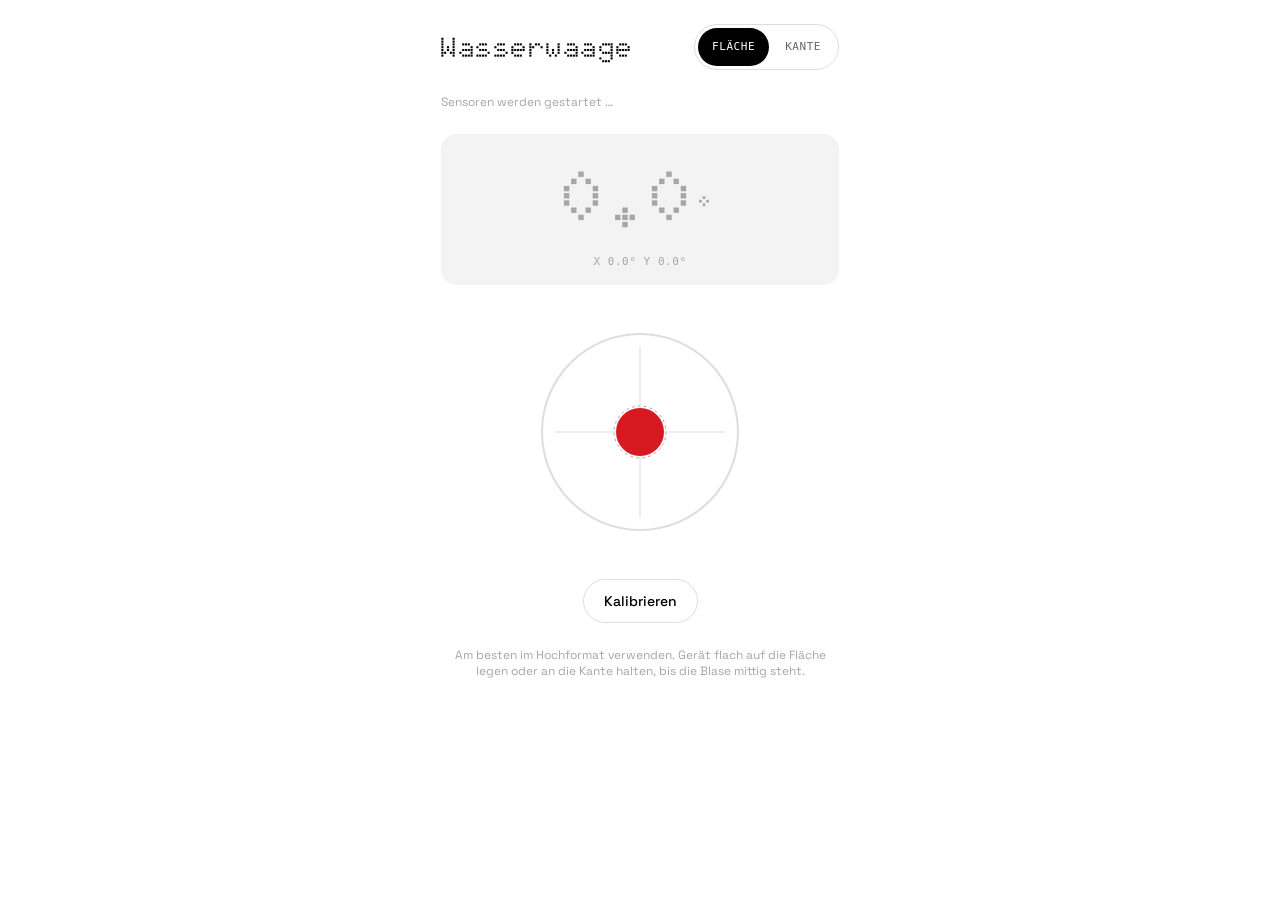
<file: Tools/wasserwaage.html>
<!DOCTYPE html>
<html lang="de">
<head>
<meta charset="UTF-8">
<meta name="viewport" content="width=device-width, initial-scale=1, viewport-fit=cover">
<title>Wasserwaage</title>
<meta name="theme-color" content="#000000">
<link rel="preconnect" href="https://fonts.googleapis.com">
<link rel="preconnect" href="https://fonts.gstatic.com" crossorigin>
<link href="https://fonts.googleapis.com/css2?family=Doto:wght@700&family=Space+Grotesk:wght@400;500&display=swap" rel="stylesheet">
<style>
  /* Dot Design — siehe DESIGN.md */
  :root{
    --bg:#000; --surface:#111; --surface-raised:#1b1b1b; --line:#2a2a2a;
    --text:#fff; --text-2:#9a9a9a; --text-3:#5e5e5e; --dot-off:#242424; --accent:#d71921;
    --font-dot:'Doto', ui-monospace, monospace;
    --font-ui:'Space Grotesk', system-ui, sans-serif;
    --font-mono:ui-monospace, 'SF Mono', Menlo, monospace;
    color-scheme:dark;
  }
  @media (prefers-color-scheme: light){
    :root{ --bg:#fff; --surface:#f3f3f3; --surface-raised:#eaeaea; --line:#ddd;
      --text:#000; --text-2:#666; --text-3:#a6a6a6; --dot-off:#e3e3e3; color-scheme:light; }
  }

  *{ box-sizing:border-box; -webkit-tap-highlight-color:transparent; }
  :focus-visible{ outline:1px solid var(--text); outline-offset:3px; }

  html, body{ margin:0; min-height:100%; background:var(--bg); color:var(--text);
    font:400 14px/20px var(--font-ui); overscroll-behavior:none; }

  .screen{ max-width:430px; margin:0 auto; min-height:100vh; padding:24px 16px 32px;
    display:flex; flex-direction:column; gap:24px; }

  header{ display:flex; align-items:center; justify-content:space-between; gap:8px; }
  .title{ font:700 28px/32px var(--font-dot); letter-spacing:.5px; }

  /* SegmentedControl: Pillen-Rahmen, gewähltes Segment invertiert */
  .modes{ display:flex; border:1px solid var(--line); border-radius:999px; padding:3px; gap:2px; }
  .modes button{ border:none; background:none; color:var(--text-2); min-height:38px; min-width:44px;
    font:500 11px/14px var(--font-mono); letter-spacing:.05em; text-transform:uppercase;
    padding:0 14px; border-radius:999px; cursor:pointer; transition:background .16s linear,color .16s linear; }
  .modes button.active{ background:var(--text); color:var(--bg); }

  .status-line{ font:400 12px/16px var(--font-ui); color:var(--text-3); min-height:16px; }

  /* Große Zahl in Punktschrift */
  .lcd{ background:var(--surface); border-radius:16px; padding:24px 16px 16px; text-align:center; }
  .lcd-value{ font:700 72px/76px var(--font-dot); letter-spacing:1px; color:var(--text-3);
    transition:color .16s linear; }
  .lcd-value .deg{ font-size:36px; }
  .lcd.live .lcd-value, .lcd.level .lcd-value{ color:var(--text); }
  .lcd-sub{ margin-top:8px; font:11px/14px var(--font-mono); letter-spacing:.05em; text-transform:uppercase; color:var(--text-3); }
  .lcd.live .lcd-sub{ color:var(--text-2); }
  .lcd.level .lcd-sub{ color:var(--text-2); }
  .lcd.level .lcd-sub::before{ content:""; display:inline-block; width:6px; height:6px; border-radius:50%;
    background:var(--accent); margin-right:8px; vertical-align:1px; }

  .stage{ display:flex; justify-content:center; padding:8px 0; touch-action:none; }

  /* Bullseye: Haarlinien, weißer Punkt; rot = Wasserwaage steht */
  .bullseye-ring{ fill:none; stroke:var(--line); }
  .bullseye-tol{ fill:none; stroke:var(--text-3); stroke-width:1; stroke-dasharray:2 4; stroke-linecap:round; }
  .bullseye-cross{ stroke:var(--line); stroke-width:1; }
  .bubble{ transition:transform .12s linear; }
  .bubble-core{ fill:var(--text); }
  .bubble-core.ok{ fill:var(--accent); }
  .bubble-glint{ display:none; }

  .vial-body{ fill:none; stroke:var(--line); stroke-width:1; }
  .vial-tolerance{ fill:var(--surface); }
  .vial-tick{ stroke:var(--text-3); stroke-width:1; }
  .vial-bubble{ fill:var(--text); transition:transform .12s linear; }
  .vial-bubble.ok{ fill:var(--accent); }

  .controls{ display:flex; gap:8px; justify-content:center; flex-wrap:wrap; }
  .ctrl-btn{ min-height:44px; padding:0 20px; border-radius:999px; border:1px solid var(--line);
    background:none; color:var(--text); font:500 14px/20px var(--font-ui); cursor:pointer;
    transition:background .16s linear,border-color .16s linear; }
  .ctrl-btn:hover{ border-color:var(--text-3); }
  .ctrl-btn:active{ background:var(--surface-raised); }
  .ctrl-btn.primary{ background:var(--text); color:var(--bg); border-color:var(--text); }

  .hint{ text-align:center; font:400 12px/16px var(--font-ui); color:var(--text-3); }
</style>
</head>
<body>
<div class="screen">

  <header>
    <div class="title">Wasserwaage</div>
    <div class="modes">
      <button id="modeFlat" class="active">Fläche</button>
      <button id="modeEdge">Kante</button>
    </div>
  </header>

  <div class="status-line" id="statusLine">Sensoren werden gestartet …</div>

  <div class="lcd" id="lcd">
    <div class="lcd-value" id="lcdValue">--<span class="deg">°</span></div>
    <div class="lcd-sub" id="lcdSub">X 0.0°&nbsp;&nbsp;&nbsp;Y 0.0°</div>
  </div>

  <div class="stage" id="stage">
    <!-- Bullseye level -->
    <svg id="bullseyeSvg" width="230" height="230" viewBox="0 0 230 230">
      <circle class="bullseye-ring" cx="115" cy="115" r="98" stroke-width="2"/>
      <circle class="bullseye-tol" cx="115" cy="115" r="26"/>
      <line class="bullseye-cross" x1="115" y1="30" x2="115" y2="200"/>
      <line class="bullseye-cross" x1="30" y1="115" x2="200" y2="115"/>
      <g class="bubble" id="bullseyeBubble">
        <circle class="bubble-core" id="bullseyeBubbleCore" cx="115" cy="115" r="24"/>
        <circle class="bubble-glint" cx="108" cy="107" r="6"/>
      </g>
    </svg>

    <!-- Tube vial -->
    <svg id="vialSvg" width="320" height="90" viewBox="0 0 320 90" style="display:none">
      <rect class="vial-body" x="8" y="18" width="304" height="54" rx="27"/>
      <rect class="vial-tolerance" x="140" y="18" width="40" height="54"/>
      <line class="vial-tick" x1="160" y1="8" x2="160" y2="18"/>
      <line class="vial-tick" x1="140" y1="12" x2="140" y2="18"/>
      <line class="vial-tick" x1="180" y1="12" x2="180" y2="18"/>
      <line class="vial-tick" x1="80" y1="14" x2="80" y2="18"/>
      <line class="vial-tick" x1="240" y1="14" x2="240" y2="18"/>
      <g id="vialBubbleGroup">
        <ellipse class="vial-bubble" id="vialBubbleCore" cx="160" cy="45" rx="26" ry="20"/>
      </g>
    </svg>
  </div>

  <div class="controls">
    <button class="ctrl-btn" id="calibrateBtn">Kalibrieren</button>
    <button class="ctrl-btn primary" id="permissionBtn" style="display:none">Sensoren aktivieren</button>
  </div>

  <div class="hint" id="hintText">Am besten im Hochformat verwenden. Gerät flach auf die Fläche legen oder an die Kante halten, bis die Blase mittig steht.</div>

</div>

<script>
(function(){
  var mode = 'flat'; // 'flat' | 'edge'
  var sensorsActive = false;
  var manualMode = false;
  var offsetBeta = 0, offsetGamma = 0;
  var rawBeta = 0, rawGamma = 0;
  var TOLERANCE = 0.6; // degrees considered "level"
  var MAX_ANGLE = 30; // angle mapped to full bubble travel

  var statusLine = document.getElementById('statusLine');
  var lcd = document.getElementById('lcd');
  var lcdValue = document.getElementById('lcdValue');
  var lcdSub = document.getElementById('lcdSub');
  var bullseyeSvg = document.getElementById('bullseyeSvg');
  var vialSvg = document.getElementById('vialSvg');
  var bullseyeBubble = document.getElementById('bullseyeBubble');
  var bullseyeBubbleCore = document.getElementById('bullseyeBubbleCore');
  var vialBubbleGroup = document.getElementById('vialBubbleGroup');
  var vialBubbleCore = document.getElementById('vialBubbleCore');
  var permissionBtn = document.getElementById('permissionBtn');
  var calibrateBtn = document.getElementById('calibrateBtn');
  var stage = document.getElementById('stage');
  var hintText = document.getElementById('hintText');

  var wasLevel = false;

  function clamp(v, min, max){ return Math.max(min, Math.min(max, v)); }

  function currentAngles(){
    return {
      x: rawGamma - offsetGamma,
      y: rawBeta - offsetBeta
    };
  }

  function render(){
    var a = currentAngles();
    var x = clamp(a.x, -90, 90);
    var y = clamp(a.y, -90, 90);

    if(mode === 'flat'){
      var mag = Math.sqrt(x*x + y*y);
      var isLevel = mag <= TOLERANCE;
      lcdValue.innerHTML = mag.toFixed(1) + '<span class="deg">&#176;</span>';
      lcdSub.textContent = 'X ' + x.toFixed(1) + '\u00B0    Y ' + y.toFixed(1) + '\u00B0';
      updateLcdState(isLevel);

      var dx = -clamp(x, -MAX_ANGLE, MAX_ANGLE) / MAX_ANGLE * 74;
      var dy = -clamp(y, -MAX_ANGLE, MAX_ANGLE) / MAX_ANGLE * 74;
      bullseyeBubble.setAttribute('transform', 'translate(' + dx.toFixed(1) + ',' + dy.toFixed(1) + ')');
      bullseyeBubbleCore.classList.toggle('ok', isLevel);
      handleLevelTransition(isLevel);
    } else {
      var isLevelEdge = Math.abs(x) <= TOLERANCE;
      lcdValue.innerHTML = x.toFixed(1) + '<span class="deg">&#176;</span>';
      lcdSub.textContent = 'Neigung links / rechts';
      updateLcdState(isLevelEdge);

      var dxv = -clamp(x, -MAX_ANGLE, MAX_ANGLE) / MAX_ANGLE * 118;
      vialBubbleGroup.setAttribute('transform', 'translate(' + dxv.toFixed(1) + ',0)');
      vialBubbleCore.classList.toggle('ok', isLevelEdge);
      handleLevelTransition(isLevelEdge);
    }
  }

  function updateLcdState(isLevel){
    lcd.classList.toggle('live', sensorsActive || manualMode);
    lcd.classList.toggle('level', (sensorsActive || manualMode) && isLevel);
  }

  function handleLevelTransition(isLevel){
    if(isLevel && !wasLevel && navigator.vibrate){
      navigator.vibrate(25);
    }
    wasLevel = isLevel;
  }

  function onOrientation(e){
    if(e.beta === null || e.gamma === null) return;
    sensorsActive = true;
    manualMode = false;
    rawBeta = e.beta;
    rawGamma = e.gamma;
    statusLine.textContent = 'Sensor aktiv';
    render();
  }

  function startSensors(){
    if(typeof DeviceOrientationEvent !== 'undefined' && typeof DeviceOrientationEvent.requestPermission === 'function'){
      permissionBtn.style.display = 'inline-block';
      permissionBtn.addEventListener('click', function(){
        DeviceOrientationEvent.requestPermission().then(function(result){
          if(result === 'granted'){
            permissionBtn.style.display = 'none';
            window.addEventListener('deviceorientation', onOrientation);
            statusLine.textContent = 'Sensor aktiv';
          } else {
            statusLine.textContent = 'Sensorzugriff verweigert – manuelle Steuerung per Ziehen';
            enableManualMode();
          }
        }).catch(function(){
          statusLine.textContent = 'Sensor nicht verfügbar – manuelle Steuerung per Ziehen';
          enableManualMode();
        });
      });
      statusLine.textContent = 'Tippe auf „Sensoren aktivieren“';
    } else {
      window.addEventListener('deviceorientation', onOrientation);
      setTimeout(function(){
        if(!sensorsActive){
          statusLine.textContent = 'Kein Sensor gefunden – manuelle Steuerung per Ziehen';
          enableManualMode();
        }
      }, 1500);
    }
  }

  function enableManualMode(){
    manualMode = true;
    render();
  }

  var dragging = false;
  function pointToAngles(clientX, clientY, rect){
    var relX = (clientX - rect.left - rect.width/2) / (rect.width/2);
    var relY = (clientY - rect.top - rect.height/2) / (rect.height/2);
    return {
      gamma: clamp(relX, -1, 1) * MAX_ANGLE,
      beta: clamp(relY, -1, 1) * MAX_ANGLE
    };
  }

  function handlePointer(clientX, clientY){
    if(sensorsActive) return;
    manualMode = true;
    var svg = mode === 'flat' ? bullseyeSvg : vialSvg;
    var rect = svg.getBoundingClientRect();
    var angles = pointToAngles(clientX, clientY, rect);
    rawGamma = angles.gamma + offsetGamma;
    rawBeta = (mode === 'flat' ? angles.beta : 0) + offsetBeta;
    render();
  }

  stage.addEventListener('pointerdown', function(e){ dragging = true; handlePointer(e.clientX, e.clientY); });
  stage.addEventListener('pointermove', function(e){ if(dragging) handlePointer(e.clientX, e.clientY); });
  window.addEventListener('pointerup', function(){ dragging = false; });

  calibrateBtn.addEventListener('click', function(){
    offsetBeta = rawBeta;
    offsetGamma = rawGamma;
    if(navigator.vibrate) navigator.vibrate(15);
    render();
  });

  document.getElementById('modeFlat').addEventListener('click', function(){ setMode('flat'); });
  document.getElementById('modeEdge').addEventListener('click', function(){ setMode('edge'); });

  function setMode(m){
    mode = m;
    document.getElementById('modeFlat').classList.toggle('active', m === 'flat');
    document.getElementById('modeEdge').classList.toggle('active', m === 'edge');
    bullseyeSvg.style.display = m === 'flat' ? 'block' : 'none';
    vialSvg.style.display = m === 'edge' ? 'block' : 'none';
    hintText.textContent = m === 'flat'
      ? 'Gerät flach auf die Fläche legen, bis die Blase in der Mitte steht.'
      : 'Gerät hochkant an die Kante halten, bis die Blase in der Mitte steht.';
    render();
  }

  startSensors();
  render();
})();
</script>
</body>
</html>
</file>
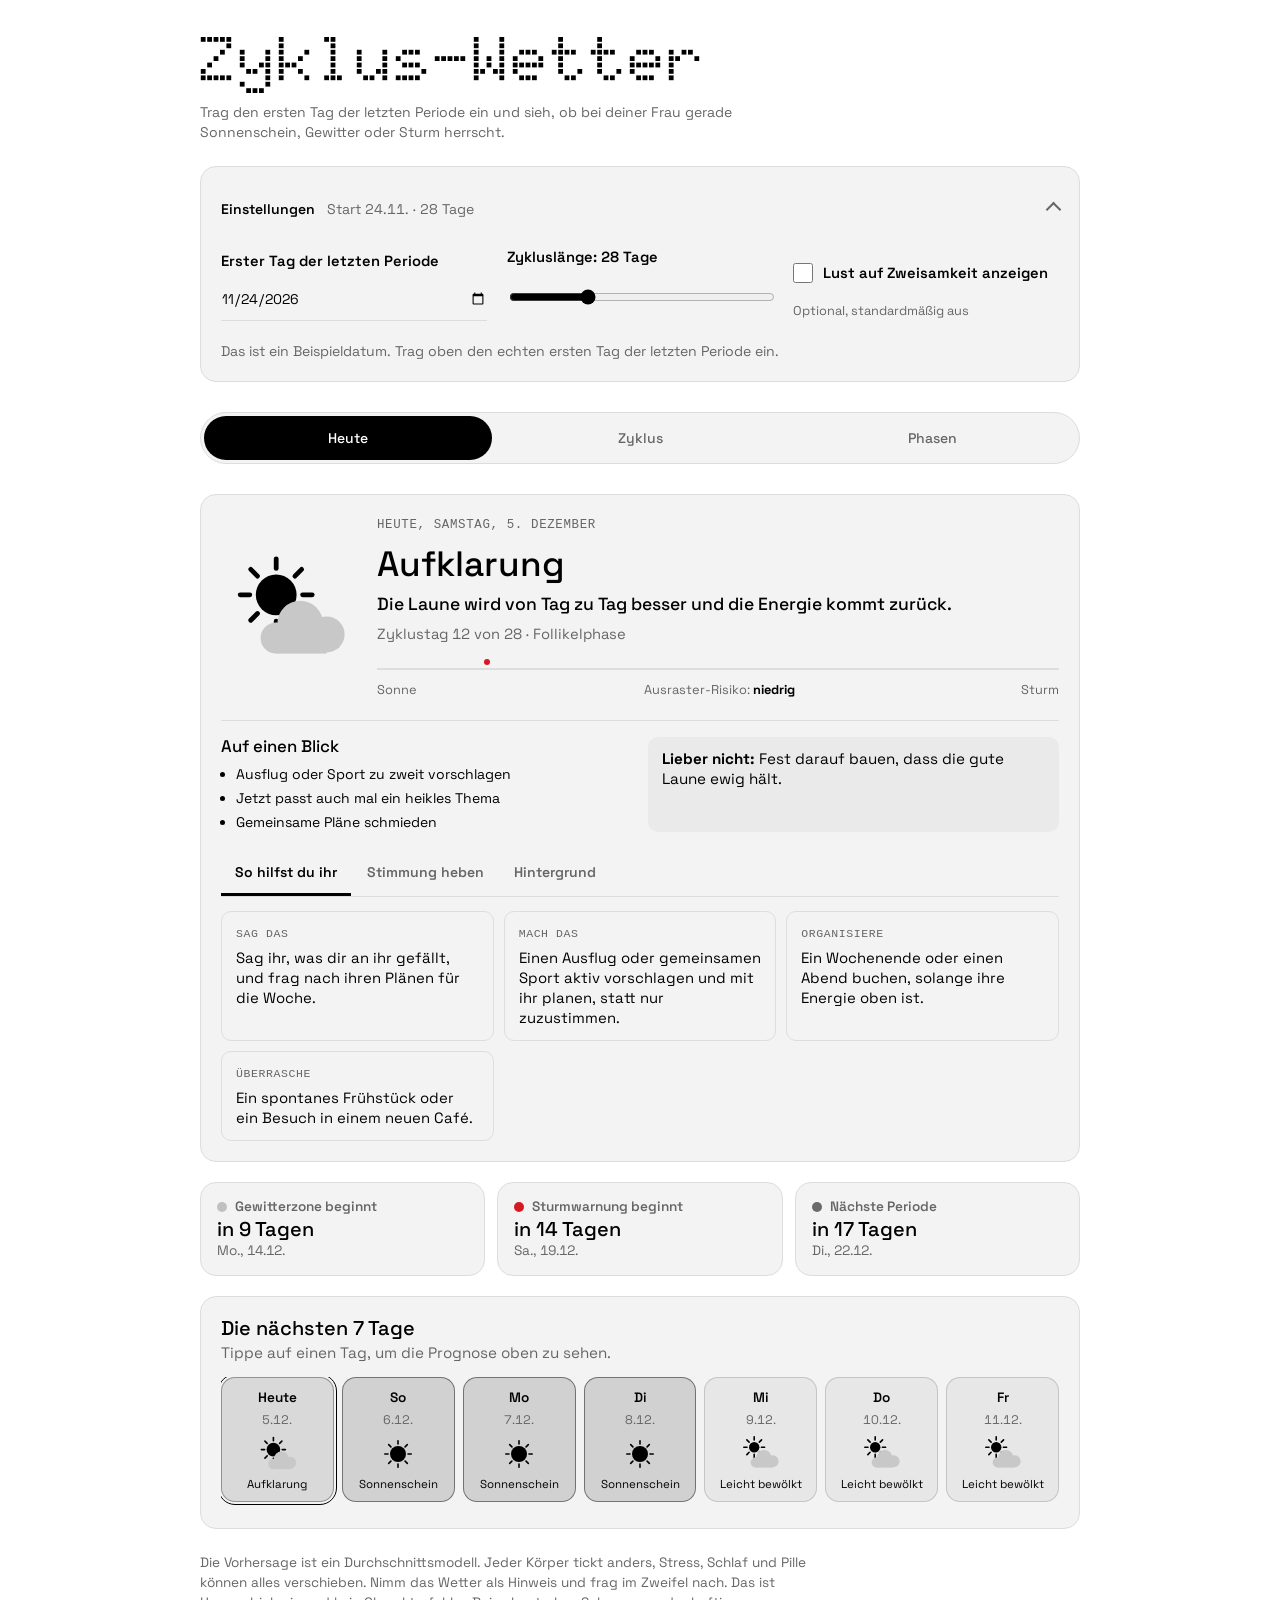
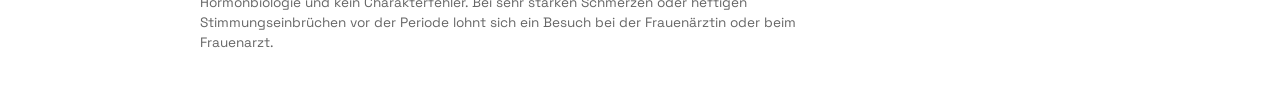
<file: Tools/zyklus-wetter.html>
<!doctype html>
<html lang="de">
<head>
<meta charset="utf-8">
<meta name="theme-color" content="#000000" media="(prefers-color-scheme: dark)">
<meta name="viewport" content="width=device-width, initial-scale=1">
<title>Zyklus-Wetter</title>
<link rel="preconnect" href="https://fonts.googleapis.com">
<link rel="preconnect" href="https://fonts.gstatic.com" crossorigin>
<link rel="stylesheet" href="https://fonts.googleapis.com/css2?family=Doto:wght@700&family=Space+Grotesk:wght@400;500&display=swap">
<style>
/* Layout: ein Wetterbericht. Eingabe oben, Tagesprognose als Hauptkarte, darunter Vorschau, Zyklusrad, Kalender, Verlaufskurve und Phasen. */
:root{
  --bg:#EDF0F7; --surface:#FFFFFF; --surface2:#F4F6FB; --ink:#1A2133; --muted:#586179; --line:#D9DFEB;
  --accent:#3447C9; --on-accent:#FFFFFF;
  --c-schon:#4C74D0; --c-auf:#5FA13C; --c-sonne:#1F9A57; --c-ruhig:#B8920F; --c-gew:#D96F16; --c-sturm:#CF3333;
  --sun:#F2B01E; --cloud:#CBD5E8; --cloud-d:#6F7D9C; --bolt:#F2B01E; --rain:#4C74D0; --lust:#C23B7A;
  --display:'Bricolage Grotesque','Segoe UI',system-ui,sans-serif;
  --body:'Hanken Grotesk','Segoe UI',system-ui,sans-serif;
}
@media (prefers-color-scheme: dark){
  :root:not([data-theme="light"]){
    --bg:#0E1320; --surface:#171E30; --surface2:#1E2639; --ink:#E9EDF6; --muted:#A0AAC2; --line:#2B3550;
    --accent:#8C9BFF; --on-accent:#0E1320;
    --c-schon:#7C9CF0; --c-auf:#8FCB6A; --c-sonne:#3CC078; --c-ruhig:#E2BD3F; --c-gew:#F09A4A; --c-sturm:#F26E6E;
    --sun:#F7C948; --cloud:#4A5776; --cloud-d:#6B7AA0; --bolt:#F7C948; --rain:#7C9CF0; --lust:#F08AB8;
    color-scheme:dark;
  }
}
:root[data-theme="dark"]{
  --bg:#0E1320; --surface:#171E30; --surface2:#1E2639; --ink:#E9EDF6; --muted:#A0AAC2; --line:#2B3550;
  --accent:#8C9BFF; --on-accent:#0E1320;
  --c-schon:#7C9CF0; --c-auf:#8FCB6A; --c-sonne:#3CC078; --c-ruhig:#E2BD3F; --c-gew:#F09A4A; --c-sturm:#F26E6E;
  --sun:#F7C948; --cloud:#4A5776; --cloud-d:#6B7AA0; --bolt:#F7C948; --rain:#7C9CF0; --lust:#F08AB8;
  color-scheme:dark;
}
*{box-sizing:border-box}
body{background:var(--bg);color:var(--ink);font-family:var(--body);font-size:16px;line-height:1.5;padding-inline:16px;padding-block:24px 56px}
.wrap{max-width:880px;margin-inline:auto;display:flex;flex-direction:column;gap:20px}
h1,h2,h3{font-family:var(--display);margin:0;text-wrap:balance;line-height:1.1}
h1{font-size:clamp(2rem,7vw,3rem);font-weight:800;letter-spacing:-.02em}
h2{font-size:1.5rem;font-weight:800;letter-spacing:-.01em}
h3{font-size:1.05rem;font-weight:600}
p{margin:0}
button{font:inherit;color:inherit;cursor:pointer}
:focus-visible{outline:3px solid var(--accent);outline-offset:2px}
.sub{color:var(--muted);margin-top:8px;max-width:60ch}
.card{background:var(--surface);border:1px solid var(--line);border-radius:18px;padding:20px}
.eyebrow{font-size:.78rem;letter-spacing:.08em;text-transform:uppercase;color:var(--muted);font-weight:600}
.label-row{display:flex;flex-direction:column;gap:6px}
.controls{display:grid;grid-template-columns:repeat(auto-fit,minmax(220px,1fr));gap:20px;align-items:end}
.controls label{font-weight:600;font-size:.92rem}
.controls input[type=date]{font:inherit;padding:10px 12px;border-radius:10px;border:1px solid var(--line);background:var(--surface2);color:var(--ink);width:100%;min-height:44px}
.controls input[type=range]{width:100%;accent-color:var(--accent);min-height:44px}
.controls output{font-variant-numeric:tabular-nums;font-weight:600}
.hint{grid-column:1/-1;font-size:.88rem;color:var(--muted)}

.hero{--s:var(--c-sonne);background:color-mix(in srgb,var(--s) 11%,var(--surface));border-color:color-mix(in srgb,var(--s) 50%,var(--line));display:grid;grid-template-columns:auto 1fr;gap:20px 24px;align-items:center}
.hero-icon{width:132px}
.hero-icon svg{width:100%;height:auto;display:block}
.hero-body{display:flex;flex-direction:column;gap:10px;min-width:0}
.hero h2{font-size:clamp(1.9rem,6vw,2.6rem);color:var(--s);filter:brightness(.92)}
.lead{font-size:1.1rem;font-weight:500}
.meta{color:var(--muted);font-size:.92rem;font-variant-numeric:tabular-nums}
.link{background:none;border:0;padding:0;color:var(--accent);text-decoration:underline;font-size:inherit;text-transform:none;letter-spacing:0;font-weight:600}
.gauge{position:relative;height:14px;border-radius:99px;background:linear-gradient(90deg,var(--c-sonne),var(--c-ruhig) 40%,var(--c-gew) 70%,var(--c-sturm));margin-top:6px}
.pin{position:absolute;top:-5px;width:6px;height:24px;border-radius:4px;background:var(--ink);border:2px solid var(--surface);transform:translateX(-50%)}
.gauge-l{display:flex;justify-content:space-between;gap:8px;font-size:.8rem;color:var(--muted);flex-wrap:wrap}
.gauge-l b{color:var(--ink)}
.plan{grid-column:1/-1;border-top:1px solid color-mix(in srgb,var(--s) 35%,var(--line));padding-top:16px;display:grid;grid-template-columns:repeat(auto-fit,minmax(240px,1fr));gap:16px}
.plan ul{margin:8px 0 0;padding-left:1.1em;display:flex;flex-direction:column;gap:4px}
.plan .what{color:var(--muted);font-size:.95rem;margin-top:6px}
.dont{background:color-mix(in srgb,var(--c-sturm) 10%,var(--surface));border-radius:12px;padding:12px 14px;font-size:.95rem}

.facts{display:grid;grid-template-columns:repeat(auto-fit,minmax(200px,1fr));gap:12px}
.fact{background:var(--surface);border:1px solid var(--line);border-radius:14px;padding:14px 16px;display:flex;flex-direction:column;gap:2px}
.fact .k{display:flex;align-items:center;gap:8px;font-size:.85rem;color:var(--muted);font-weight:600}
.dot{width:10px;height:10px;border-radius:50%;background:var(--c);flex:none}
.fact .v{font-family:var(--display);font-size:1.25rem;font-weight:600}
.fact .d{font-size:.85rem;color:var(--muted);font-variant-numeric:tabular-nums}

.section-head{display:flex;flex-direction:column;gap:4px;margin-bottom:14px}
.section-head p{color:var(--muted);font-size:.95rem}
.fc-row{display:flex;gap:8px;overflow-x:auto;padding-bottom:6px}
.fc{flex:1 0 76px;display:flex;flex-direction:column;align-items:center;gap:2px;padding:10px 6px;border-radius:14px;border:2px solid color-mix(in srgb,var(--c) 45%,transparent);background:color-mix(in srgb,var(--c) 14%,var(--surface));text-align:center}
.fc svg{width:44px;height:44px}
.fc .w{font-weight:600;font-size:.85rem}
.fc .dt{font-size:.78rem;color:var(--muted);font-variant-numeric:tabular-nums}
.fc .n{font-size:.72rem;line-height:1.2;color:var(--ink)}
.fc[aria-pressed=true]{outline:3px solid var(--ink);outline-offset:1px}

.wheel-wrap{display:flex;flex-wrap:wrap;gap:20px 32px;align-items:center;justify-content:center}
.wheel{width:min(100%,300px);flex:0 1 300px}
.wheel svg{width:100%;height:auto;display:block}
.legend{list-style:none;margin:0;padding:0;display:flex;flex-direction:column;gap:8px;flex:1 1 220px;min-width:0}
.legend li{display:flex;gap:10px;align-items:baseline}
.legend .dot{transform:translateY(1px)}
.legend small{color:var(--muted);font-variant-numeric:tabular-nums}

.cal{display:grid;grid-template-columns:repeat(7,minmax(0,1fr));gap:6px}
.day{position:relative;display:flex;flex-direction:column;align-items:center;justify-content:center;gap:0;min-height:56px;padding:4px 2px;border-radius:12px;border:2px solid color-mix(in srgb,var(--c) 50%,transparent);background:color-mix(in srgb,var(--c) 20%,var(--surface))}
.day .dn{font-family:var(--display);font-weight:800;font-size:1.1rem;font-variant-numeric:tabular-nums}
.day .dd{font-size:.68rem;color:var(--muted);font-variant-numeric:tabular-nums}
.day.past{opacity:.62}
.day[aria-pressed=true]{opacity:1}
.wd{text-align:center;font-size:.75rem;font-weight:600;color:var(--muted);padding-bottom:2px}
.day .mo{font-size:.62rem;line-height:1;min-height:.62rem;color:var(--muted);text-transform:uppercase;letter-spacing:.04em}
.day.today::after{content:"";position:absolute;top:5px;right:5px;width:8px;height:8px;border-radius:50%;background:var(--ink)}
.day[aria-pressed=true]{outline:3px solid var(--ink);outline-offset:1px}
.note{font-size:.85rem;color:var(--muted);margin-top:10px}

.chart svg{width:100%;height:auto;display:block}
.chart text{fill:var(--muted);font-family:var(--body)}

.phases{display:flex;flex-direction:column;gap:10px}
.phase{background:var(--surface);border:1px solid var(--line);border-radius:16px;padding:16px;display:flex;flex-direction:column;gap:8px;min-width:0}
.phase.on{border:2px solid var(--c)}
.phase header{display:flex;gap:12px;align-items:center}
.phase header svg{width:52px;height:52px;flex:none}
.phase .range{font-size:.85rem;color:var(--muted);font-variant-numeric:tabular-nums}
.phase .tag{display:inline-block;font-size:.72rem;font-weight:600;letter-spacing:.06em;text-transform:uppercase;color:var(--c);filter:brightness(.9)}
.phase p{font-size:.93rem}
.phase ul{margin:0;padding-left:1.1em;font-size:.93rem;display:flex;flex-direction:column;gap:3px}
.boost{grid-column:1/-1;border-top:1px solid color-mix(in srgb,var(--s) 35%,var(--line));padding-top:16px;display:flex;flex-direction:column;gap:12px}
.boost-grid{display:grid;grid-template-columns:repeat(auto-fit,minmax(210px,1fr));gap:10px}
.tile{background:var(--surface);border:1px solid color-mix(in srgb,var(--s) 35%,var(--line));border-radius:12px;padding:12px 14px;min-width:0}
.tile b{display:block;font-size:.72rem;text-transform:uppercase;letter-spacing:.06em;color:var(--muted);margin-bottom:4px}
.tile p{font-size:.93rem}
.phase h4{margin:4px 0 0;font-family:var(--display);font-size:.8rem;text-transform:uppercase;letter-spacing:.07em;color:var(--muted);font-weight:600}
.foot{font-size:.85rem;color:var(--muted);max-width:70ch}

.switch{display:flex;align-items:center;gap:10px;min-height:44px;cursor:pointer;font-weight:600;font-size:.92rem}
.switch input{width:20px;height:20px;margin:0;accent-color:var(--lust);flex:none}
.opt{color:var(--muted);font-size:.8rem}
.lust{grid-column:1/-1;border-top:1px solid color-mix(in srgb,var(--s) 35%,var(--line));padding-top:16px;display:flex;flex-direction:column;gap:12px}
.meters{display:grid;grid-template-columns:repeat(auto-fit,minmax(200px,1fr));gap:10px}
.meter{background:var(--surface);border:1px solid color-mix(in srgb,var(--lust) 35%,var(--line));border-radius:12px;padding:12px 14px;display:flex;flex-direction:column;gap:8px;min-width:0}
.mh{display:flex;justify-content:space-between;gap:8px;font-size:.92rem}
.mh span{color:var(--lust);font-weight:600;filter:brightness(.95)}
.segs{display:flex;gap:4px}
.seg{flex:1;height:10px;border-radius:99px;background:var(--line)}
.seg.on{background:var(--lust)}
.lt{color:var(--muted);font-size:.95rem}
.tipbox{background:color-mix(in srgb,var(--lust) 10%,var(--surface));border-radius:12px;padding:12px 14px;font-size:.95rem}
.key{display:inline-block;width:26px;border-top:3px dashed var(--lust);vertical-align:middle;margin-right:6px}
.hero{scroll-margin-top:76px}
.navwrap{position:sticky;top:env(safe-area-inset-top,0px);z-index:10;background:var(--bg);padding-block:6px}
.seg-nav{display:flex;gap:4px;background:var(--surface);border:1px solid var(--line);border-radius:14px;padding:4px}
.seg-nav button{flex:1;min-height:44px;padding:8px 10px;border:0;border-radius:10px;background:transparent;font-weight:600;color:var(--muted)}
.seg-nav button[aria-selected=true]{background:var(--accent);color:var(--on-accent)}
.htabs,.subtabs{display:flex;gap:2px;overflow-x:auto;border-bottom:1px solid color-mix(in srgb,var(--s) 35%,var(--line));margin-bottom:14px}
.subtabs{--s:var(--line)}
.htabs button,.subtabs button{flex:none;min-height:44px;padding:8px 14px;border:0;border-bottom:3px solid transparent;background:none;font-weight:600;color:var(--muted);white-space:nowrap}
.htabs button[aria-selected=true]{color:var(--ink);border-bottom-color:var(--s)}
.subtabs button[aria-selected=true]{color:var(--ink);border-bottom-color:var(--accent)}
.hero-tabs{grid-column:1/-1;min-width:0}
.stack{display:flex;flex-direction:column;gap:12px}
summary{list-style:none;cursor:pointer;display:flex;align-items:center;gap:12px;min-height:44px}
summary::-webkit-details-marker{display:none}
summary::after{content:"";margin-left:auto;flex:none;width:9px;height:9px;border-right:2px solid var(--muted);border-bottom:2px solid var(--muted);transform:rotate(45deg);transition:transform .15s}
details[open]>summary::after{transform:rotate(-135deg)}
.setup>summary{font-weight:600}
.setup>summary .sum-v{color:var(--muted);font-weight:400;font-size:.88rem;font-variant-numeric:tabular-nums}
.setup .controls{margin-top:16px}
.lg-row{list-style:none;margin:0 0 14px;padding:0;display:flex;flex-wrap:wrap;gap:6px 14px;font-size:.85rem}
.lg-row li{display:flex;align-items:center;gap:6px}
.lg-row small{color:var(--muted);font-variant-numeric:tabular-nums}
.phase.acc{display:block;padding:12px 16px}
.acc>summary svg{width:48px;height:48px;flex:none}
.acc>summary>div{min-width:0}
.acc-body{display:flex;flex-direction:column;gap:8px;padding-top:12px}
.now{font-family:var(--body);font-size:.68rem;font-weight:600;text-transform:uppercase;letter-spacing:.06em;background:color-mix(in srgb,var(--c) 22%,var(--surface));border:1px solid var(--c);border-radius:99px;padding:1px 8px;vertical-align:middle;margin-left:6px}
@media (max-width:560px){
  .hero{grid-template-columns:1fr}
  .hero-icon{width:96px}
  .card{padding:16px}
  .day .dn{font-size:1rem}
  .day .dd{font-size:.6rem}
}
@media (prefers-reduced-motion: no-preference){
  .day,.fc,.phase{transition:transform .12s}
  .day:hover,.fc:hover{transform:translateY(-2px)}
}
</style>

<style>
/* Dot Design — siehe DESIGN.md. Phasen werden über Graustufen gelesen, rot nur für Sturm. */
:root{
  --bg:#fff; --surface:#f3f3f3; --surface2:#eaeaea; --ink:#000; --muted:#666; --line:#ddd;
  --accent:#000; --on-accent:#fff;
  --c-sonne:#000; --c-auf:#3a3a3a; --c-schon:#6a6a6a; --c-ruhig:#9a9a9a; --c-gew:#c0c0c0; --c-sturm:#d71921;
  --sun:#000; --cloud:#c8c8c8; --cloud-d:#8a8a8a; --bolt:#000; --rain:#666; --lust:#000;
  --display:'Space Grotesk',system-ui,sans-serif; --body:'Space Grotesk',system-ui,sans-serif;
  --dot:'Doto',ui-monospace,monospace; --mono:ui-monospace,'SF Mono',Menlo,monospace;
}
@media (prefers-color-scheme: dark){
  :root:not([data-theme="light"]){
    --bg:#000; --surface:#111; --surface2:#1b1b1b; --ink:#fff; --muted:#9a9a9a; --line:#2a2a2a;
    --accent:#fff; --on-accent:#000;
    --c-sonne:#fff; --c-auf:#d0d0d0; --c-schon:#9a9a9a; --c-ruhig:#6e6e6e; --c-gew:#4d4d4d; --c-sturm:#d71921;
    --sun:#fff; --cloud:#3a3a3a; --cloud-d:#5e5e5e; --bolt:#fff; --rain:#9a9a9a; --lust:#fff;
  }
}
:root[data-theme="dark"]{
  --bg:#000; --surface:#111; --surface2:#1b1b1b; --ink:#fff; --muted:#9a9a9a; --line:#2a2a2a;
  --accent:#fff; --on-accent:#000;
  --c-sonne:#fff; --c-auf:#d0d0d0; --c-schon:#9a9a9a; --c-ruhig:#6e6e6e; --c-gew:#4d4d4d; --c-sturm:#d71921;
  --sun:#fff; --cloud:#3a3a3a; --cloud-d:#5e5e5e; --bolt:#fff; --rain:#9a9a9a; --lust:#fff;
}
body{font-size:14px;line-height:20px}
.wrap{gap:24px}
h1{font-family:var(--dot);font-weight:700;font-size:clamp(40px,9vw,64px);letter-spacing:1px;line-height:1.1}
h2{font-weight:500;letter-spacing:0;font-size:1.25rem}
h3{font-weight:500}
:focus-visible{outline:1px solid var(--ink);outline-offset:3px}
.card,.phase,.fact,.meter,.tile{border-radius:16px}
.tile,.meter{border-radius:10px}
.eyebrow,.tile b,.phase h4,.phase .tag,.now,.wd,.day .mo{font-family:var(--mono);letter-spacing:.05em;font-weight:400}
.phase .tag{filter:none}
.fact .v{font-weight:500}
.day .dn{font-family:var(--dot);font-weight:700}
.day,.fc{border-width:1px}
.fc[aria-pressed=true],.day[aria-pressed=true]{outline:1px solid var(--ink);outline-offset:2px}
.hero{background:var(--surface);border-color:var(--line)}
.hero h2{color:var(--ink);filter:none;font-size:clamp(1.6rem,5vw,2.2rem)}
.plan,.boost,.lust,.htabs,.subtabs{border-color:var(--line)}
.dont{background:var(--surface2);border-radius:10px}
.tipbox{background:var(--surface2)}
.tile,.meter{border-color:var(--line)}
.gauge{background:var(--line);height:2px;border-radius:0;margin:14px 0 10px}
.pin{top:-9px;width:6px;height:6px;border:0;border-radius:50%;background:var(--c-sturm)}
.link{font-weight:500}
.now{background:none;border-color:var(--line);color:var(--muted)}
.day.today::after{background:var(--c-sturm);width:6px;height:6px}
.seg{height:6px}
.seg.on{background:var(--ink)}
.seg-nav{border-radius:999px;padding:3px}
.seg-nav button{border-radius:999px;font-weight:500}
.htabs button[aria-selected=true]{border-bottom-color:var(--ink)}
.subtabs button[aria-selected=true]{border-bottom-color:var(--ink)}
.controls input[type=date]{border-radius:0;border:0;border-bottom:1px solid var(--line);background:transparent;padding-inline:0}
.controls input[type=date]:focus{outline:0;border-bottom-color:var(--ink)}
.switch input,.controls input[type=range]{accent-color:var(--ink)}
.chart text{font-family:var(--body)}
@media (prefers-reduced-motion: no-preference){.day:hover,.fc:hover{transform:none}}
</style>
<style>html{-webkit-text-size-adjust:100%}body{margin:0}[hidden]{display:none!important}</style>
</head>
<body>
<main class="wrap" id="root">
  <header>
    <h1>Zyklus-Wetter</h1>
    <p class="sub">Trag den ersten Tag der letzten Periode ein und sieh, ob bei deiner Frau gerade Sonnenschein, Gewitter oder Sturm herrscht.</p>
  </header>

  <details class="card setup" id="setup">
    <summary><span>Einstellungen</span><span class="sum-v" id="sumV"></span></summary>
    <div class="controls">
    <div class="label-row">
      <label for="start">Erster Tag der letzten Periode</label>
      <input type="date" id="start">
    </div>
    <div class="label-row">
      <label for="len">Zykluslänge: <output id="lenOut" for="len">28 Tage</output></label>
      <input type="range" id="len" min="24" max="38" step="1" value="28">
    </div>
    <div class="label-row">
      <label class="switch" for="lust"><input type="checkbox" id="lust"><span>Lust auf Zweisamkeit anzeigen</span></label>
      <span class="opt">Optional, standardmäßig aus</span>
    </div>
    <p class="hint" id="hint"></p>
    </div>
  </details>

  <div class="navwrap">
    <nav class="seg-nav" role="tablist" aria-label="Ansicht">
      <button role="tab" data-view="heute" aria-selected="true">Heute</button>
      <button role="tab" data-view="zyklus" aria-selected="false">Zyklus</button>
      <button role="tab" data-view="phasen" aria-selected="false">Phasen</button>
    </nav>
  </div>

  <div id="app" style="display:flex;flex-direction:column;gap:20px"></div>

  <p class="foot">Die Vorhersage ist ein Durchschnittsmodell. Jeder Körper tickt anders, Stress, Schlaf und Pille können alles verschieben. Nimm das Wetter als Hinweis und frag im Zweifel nach. Das ist Hormonbiologie und kein Charakterfehler. Bei sehr starken Schmerzen oder heftigen Stimmungseinbrüchen vor der Periode lohnt sich ein Besuch bei der Frauenärztin oder beim Frauenarzt.</p>
</main>

<script>
(function(){
  var KEY='zyklus-wetter-v1';
  var S={
    schon:{v:'--c-schon',name:'Schonzeit',phase:'Menstruation',
      line:'Sie ist müde, hat vielleicht Krämpfe und will vor allem ihre Ruhe.',
      what:'Die Hormone liegen auf dem Tiefpunkt, die Gebärmutter zieht sich zusammen. Bauchschmerzen, Rückenziehen und Müdigkeit sind normal. Die Stimmung ist eher still als gereizt.',
      dos:['Wärmflasche, Tee und Schokolade bereitstellen','Abendessen und Haushalt übernehmen','Keine großen Pläne machen, Sofa-Abend anbieten'],
      dont:'Den Zustand kleinreden oder sagen, sie solle sich nicht so anstellen.'},
    auf:{v:'--c-auf',name:'Aufklarung',phase:'Follikelphase',
      line:'Die Laune wird von Tag zu Tag besser und die Energie kommt zurück.',
      what:'Das Östrogen steigt. Damit wachsen Energie, Antrieb und Lust auf Neues. Sie ist belastbarer und redet gern über Pläne.',
      dos:['Ausflug oder Sport zu zweit vorschlagen','Jetzt passt auch mal ein heikles Thema','Gemeinsame Pläne schmieden'],
      dont:'Fest darauf bauen, dass die gute Laune ewig hält.'},
    sonne:{v:'--c-sonne',name:'Sonnenschein',phase:'Eisprung',
      line:'Sie strahlt, ist selbstbewusst und gesprächig. Beste Zeit des Monats.',
      what:'Der Östrogen-Gipfel und der Eisprung bringen die höchste Energie, die beste Laune und meist mehr Lust auf Nähe.',
      dos:['Date-Abend, Ausflug oder Urlaubsplanung','Komplimente kommen jetzt besonders gut an','Wünsche äußern, die Chancen stehen gut'],
      dont:'Die Tage auf dem Sofa verplempern.'},
    ruhig:{v:'--c-ruhig',name:'Leicht bewölkt',phase:'Frühe Gelbkörperphase',
      line:'Stabil und gelassen, aber die Energie nimmt langsam ab.',
      what:'Das Progesteron übernimmt. Es beruhigt, macht aber auch müder und langsamer. Die Stimmung ist meist ausgeglichen.',
      dos:['Gemütliche Abende und gemeinsames Kochen','Wichtige Entscheidungen jetzt noch besprechen','Früh ins Bett statt noch eine Serie'],
      dont:'Streitthemen auf später verschieben. Später ist Gewitter.'},
    gew:{v:'--c-gew',name:'Gewitterneigung',phase:'Späte Gelbkörperphase',
      line:'Die Stimmung kann schnell kippen. Kleinigkeiten nerven.',
      what:'Östrogen und Progesteron fallen, das Serotonin sinkt. Gereiztheit, Spannungsgefühl, Blähbauch und Heißhunger melden sich.',
      dos:['Kleinigkeiten ohne Diskussion erledigen, etwa Müll und Spülmaschine','Stress und Termindruck von ihr fernhalten','Snacks und einen Spaziergang vorschlagen'],
      dont:'Kritik üben oder Grundsatzdiskussionen anfangen.'},
    sturm:{v:'--c-sturm',name:'Sturmwarnung',phase:'Prämenstruell, letzte Tage',
      line:'Volle Sturmwarnung. Nimm nichts persönlich.',
      what:'Das Hormontief kurz vor der Blutung ist am stärksten. Starke Reizbarkeit, Tränen, Erschöpfung, Heißhunger und schlechter Schlaf sind möglich. Sie ist nicht ungerecht, ihr Körper ist im Ausnahmezustand.',
      dos:['Zuhören statt Lösungen anbieten','Wärmflasche, Lieblingsessen und früh ins Bett','Bei Streit ruhig bleiben, Pause vorschlagen und später klären'],
      dont:'Fragen, ob sie ihre Tage hat. Das eskaliert garantiert.'}
  };
  var ORDER=['schon','auf','sonne','ruhig','gew','sturm'];

  /* Vorschläge zum Aufhellen der Stimmung, je Phase */
  var BOOST={
    schon:[
      ['Wärme','Wärmflasche oder Körnerkissen auf Bauch und unteren Rücken, dazu Ingwer- oder Kamillentee. Wärme löst Krämpfe spürbar.'],
      ['Essen & Trinken','Eisenreich kochen: Linsensuppe, Spinat, Hülsenfrüchte oder Rindfleisch. Dazu ein Stück dunkle Schokolade.'],
      ['Bewegung','Nur sanft: ein kurzer Spaziergang oder ruhiges Dehnen. Leichte Bewegung lindert Schmerzen, Zwang bringt nichts.'],
      ['Kleine Geste','Eine Rückenmassage anbieten, ohne dass etwas erwartet wird. Und danach den Abwasch übernehmen.']
    ],
    auf:[
      ['Bewegung','Gemeinsam raus: Radtour, Wanderung oder Laufen. Sie hat jetzt Energie und Lust auf Schwung.'],
      ['Neues','Etwas ausprobieren, das ihr noch nie gemacht habt, etwa ein Kurs, ein neues Lokal oder ein Ausflugsziel.'],
      ['Zusammen','Zukunftspläne besprechen, Urlaub buchen oder die Wohnung umgestalten. Jetzt packt sie gern an.'],
      ['Tageslicht','Gemeinsam Licht tanken, das hebt die Stimmung. Frühstück draußen oder eine Runde am Wochenendmorgen.']
    ],
    sonne:[
      ['Zusammen','Date-Abend mit Tanzen, Konzert oder Freunden treffen. Sie ist jetzt am kontaktfreudigsten.'],
      ['Kleine Geste','Ehrliche Komplimente und echte Aufmerksamkeit. Gerade jetzt kommen sie an.'],
      ['Bewegung','Sportliche Aktivitäten zu zweit, etwa Klettern, Schwimmen oder Tanzkurs. Die Leistungsfähigkeit ist am höchsten.'],
      ['Nähe','Zeit für Zweisamkeit einplanen. Viele Frauen haben jetzt mehr Lust auf Nähe, dränge aber nicht.']
    ],
    ruhig:[
      ['Essen & Trinken','Gemeinsam kochen mit komplexen Kohlenhydraten wie Vollkornpasta, Kartoffeln und Haferflocken. Das hält den Blutzucker und die Laune stabil.'],
      ['Ruhe','Feste Routinen und genug Schlaf. Jetzt lieber früh ins Bett, bevor sich die Energie weiter senkt.'],
      ['Zusammen','Offene Themen ansprechen und klären, solange sie gelassen ist. Die nächste Phase wird kantiger.'],
      ['Bewegung','Ein regelmäßiger Spaziergang nach dem Abendessen. Ausdauerbewegung beugt Stimmungstiefs vor.']
    ],
    gew:[
      ['Essen & Trinken','Magnesium und Ballaststoffe: Nüsse, Haferflocken, Bananen, Gemüse. Weniger Koffein, Salz und Alkohol, das mildert Blähbauch und Nervosität.'],
      ['Bewegung','Moderater Ausdauersport wie zügiges Gehen, Radfahren oder Schwimmen. Das ist einer der besten Stimmungsaufheller bei PMS.'],
      ['Ruhe','Den Kalender entschlacken: Besuch, Termine und Erledigungen nach Möglichkeit verschieben.'],
      ['Kleine Geste','Unaufgefordert Aufgaben übernehmen, etwa Einkauf oder Müll. Jede Sache weniger im Kopf beruhigt.']
    ],
    sturm:[
      ['Essen & Trinken','Lieblingsessen oder warme Suppe, dazu Nüsse oder dunkle Schokolade. Wenig Koffein, Salz und Alkohol.'],
      ['Bewegung','Ein ruhiger Spaziergang an der frischen Luft. Als Angebot, nicht als Pflicht.'],
      ['Ruhe','Früh ins Bett, Handy weg, Wärmflasche auf den Bauch. Schlafmangel verschärft jede Gereiztheit.'],
      ['Kleine Geste','Eine kurze Nachricht: „Ich bin da, sag mir, was du brauchst.“ Dazu eine Serie nach ihrer Wahl, ohne Diskussion.']
    ]
  };

  /* Was der Partner konkret tun kann, je Phase */
  var PARTNER={
    schon:[
      ['Sag das','„Wie geht es dir heute? Was brauchst du?“ Dann zuhören und nicht gleich Lösungen anbieten.'],
      ['Mach das','Alles Anstrengende übernehmen: Einkaufen, Kochen, Wäsche, Aufräumen. Sie soll liegen bleiben dürfen.'],
      ['Organisiere','Schmerzmittel, Binden oder Tampons, Wärmflasche und Tee vorrätig halten, bevor sie fragen muss.'],
      ['Überrasche','Ihr Lieblingsessen liefern lassen oder ein kleines Geschenk wie Schokolade oder Blumen, mit einem kurzen Zettel.']
    ],
    auf:[
      ['Sag das','Sag ihr, was dir an ihr gefällt, und frag nach ihren Plänen für die Woche.'],
      ['Mach das','Einen Ausflug oder gemeinsamen Sport aktiv vorschlagen und mit ihr planen, statt nur zuzustimmen.'],
      ['Organisiere','Ein Wochenende oder einen Abend buchen, solange ihre Energie oben ist.'],
      ['Überrasche','Ein spontanes Frühstück oder ein Besuch in einem neuen Café.']
    ],
    sonne:[
      ['Sag das','Ehrliche Komplimente, konkret und ohne Hintergedanken.'],
      ['Mach das','Volle Aufmerksamkeit schenken: Handy weg, zuhören, Blickkontakt.'],
      ['Organisiere','Einen besonderen Abend: Tisch reservieren, Babysitter oder Kinokarten. Sie ist jetzt am geselligsten.'],
      ['Überrasche','Eine Kleinigkeit, die zeigt, dass du zugehört hast, etwa ein Buch oder Konzertkarten.']
    ],
    ruhig:[
      ['Sag das','Wertschätzung für den Alltag: „Danke, dass du dich um das Thema gekümmert hast.“'],
      ['Mach das','Feste Rituale pflegen wie gemeinsames Abendessen oder Spaziergang und Aufgaben gerecht verteilen.'],
      ['Organisiere','Die kommenden Wochen entzerren: Termine und Besuch so legen, dass die Tage vor der Periode frei sind.'],
      ['Überrasche','Ein ruhiger Abend mit ihrem Lieblingsfilm und Snacks, bevor es turbulenter wird.']
    ],
    gew:[
      ['Sag das','Milde Fragen statt Vorwürfe: „Ist gerade viel los? Kann ich dir etwas abnehmen?“ Keine Kommentare zu ihrer Laune.'],
      ['Mach das','Kleinigkeiten erledigen, bevor sie ihr auffallen, und Streitthemen vertagen.'],
      ['Organisiere','Stress von ihr fernhalten: Besuch absagen, Termine verschieben, Pflichten abfangen.'],
      ['Überrasche','Ihre Lieblingssnacks und Tee im Haus haben und einfach hinstellen.']
    ],
    sturm:[
      ['Sag das','„Ich bin für dich da und nehme das nicht persönlich.“ Bei Streit: „Lass uns das morgen in Ruhe besprechen.“'],
      ['Mach das','Ruhig bleiben und nicht kontern. Bei Eskalation eine Pause vorschlagen und kurz rausgehen.'],
      ['Organisiere','Alles Nötige bereit haben: Wärmflasche, Schokolade, Lieblingsessen, Tee und einen freien Abend für sie.'],
      ['Überrasche','Ein handgeschriebener Zettel oder eine Umarmung ohne Erwartung, dazu ein Abend ohne Aufgaben für sie.']
    ]
  };

  var LUST_TXT={
    schon:{text:'Der Körper braucht Ruhe. Kuscheln und Wärme sind meist willkommen. Sex hängt stark von den Beschwerden ab, manche Frauen haben in diesen Tagen sogar mehr Lust.',
      tip:'Frag, was sich gut anfühlt, und nimm ein Nein ohne Nachfragen an. Massage oder Kuscheln auf dem Sofa sind eine gute Alternative.'},
    auf:{text:'Mit steigendem Östrogen kommt die Lust zurück. Sie sucht mehr Nähe und flirtet wieder gern.',
      tip:'Flirte, plane Zeit zu zweit und zeig Interesse, ohne Druck aufzubauen.'},
    sonne:{text:'Der Höhepunkt der Lust. Viele Frauen haben jetzt am meisten Appetit auf Nähe, Berührung und Sex.',
      tip:'Nimm dir Zeit für einen schönen Abend. Der Flirt beginnt schon tagsüber, und ihre Signale zählen.'},
    ruhig:{text:'Die Lust geht langsam zurück. Nähe und Zärtlichkeit bleiben wichtig, die Lust auf Sex wird ruhiger.',
      tip:'Gemütlichkeit statt Tempo: Massage, langes Kuscheln und Zeit lassen.'},
    gew:{text:'Die Lust schwankt. Manche suchen jetzt Trost und Nähe, andere sind durch Spannungsgefühl in der Brust und Blähbauch berührungsempfindlich.',
      tip:'Sanfte Berührungen anbieten und auf ihre Reaktion achten. Nähe ohne Erwartung.'},
    sturm:{text:'Meist wenig Lust auf Sex, der Körper fühlt sich angespannt an. Zärtlichkeit im Sinne von Trost und Umarmung kann trotzdem guttun.',
      tip:'Umarmen und da sein, ohne Erwartung. Ein Nein heißt nicht, dass sie dich nicht mag.'}
  };

  var start=null,L=28,sel=null,example=false,SC=[],LU=[],lust=false,view='heute',htab='help',zsub='cal';

  function todayN(){var n=new Date();return Date.UTC(n.getFullYear(),n.getMonth(),n.getDate())/864e5}
  function fmt(n,o){return new Date(n*864e5).toLocaleDateString('de-DE',Object.assign({timeZone:'UTC'},o))}
  function iso(n){return new Date(n*864e5).toISOString().slice(0,10)}
  function info(T){var diff=T-start,k=Math.floor(diff/L);return{d:diff-k*L+1,cs:start+k*L}}
  function stOf(d){
    var ov=L-14;
    if(d<=3)return 'schon';
    if(d>=L-2)return 'sturm';
    if(d>=L-7)return 'gew';
    if(d>=ov-1&&d<=ov+1)return 'sonne';
    if(d<ov-1)return 'auf';
    return 'ruhig';
  }
  function buildScores(){
    var groups={},raw=[],d,s,arr,i,t;
    for(d=1;d<=L;d++){s=stOf(d);(groups[s]=groups[s]||[]).push(d)}
    for(d=1;d<=L;d++){
      s=stOf(d);arr=groups[s];i=arr.indexOf(d);t=arr.length>1?i/(arr.length-1):0.5;
      raw[d]=s==='schon'?40+8*t:s==='auf'?60+22*t:s==='sonne'?92+4*(1-Math.abs(2*t-1)):s==='ruhig'?78-16*t:s==='gew'?50-16*t:22-12*t;
    }
    var out=[];
    for(d=1;d<=L;d++){
      var p=d===1?L:d-1,n=d===L?1:d+1;
      out[d]=0.25*raw[p]+0.5*raw[d]+0.25*raw[n];
    }
    return out;
  }
  /* Tendenz pro Phase (0 bis 10): Zärtlichkeit, Zeit zu zweit, Sex; jeweils Anfang und Ende der Phase */
  var LUSTV={schon:[[6,6],[4,4],[3,4]],auf:[[6,7],[6,8],[5,8]],sonne:[[9,9],[9,9],[9,9]],ruhig:[[7,6],[7,5],[6,4]],gew:[[6,5],[4,4],[4,4]],sturm:[[5,5],[3,3],[3,2]]};
  function buildLust(){
    var groups={},raw=[],out=[],d,s,arr,i,t;
    for(d=1;d<=L;d++){s=stOf(d);(groups[s]=groups[s]||[]).push(d)}
    for(d=1;d<=L;d++){
      s=stOf(d);arr=groups[s];i=arr.indexOf(d);t=arr.length>1?i/(arr.length-1):0.5;
      raw[d]=LUSTV[s].map(function(r){return r[0]+(r[1]-r[0])*t});
    }
    for(d=1;d<=L;d++){
      var p=d===1?L:d-1,n=d===L?1:d+1;
      out[d]=[0,1,2].map(function(m){return 0.25*raw[p][m]+0.5*raw[d][m]+0.25*raw[n][m]});
    }
    return out;
  }
  function word(v){return v<=2?'kaum':v<=4?'wenig':v<=6?'mittel':v<=8?'hoch':'sehr hoch'}
  function segs(v){
    var n=Math.max(0,Math.min(5,Math.round(v/2))),o='',i;
    for(i=0;i<5;i++)o+='<span class="seg'+(i<n?' on':'')+'"></span>';
    return '<span class="segs" aria-hidden="true">'+o+'</span>';
  }
  function meterRow(label,v){return '<div class="meter"><div class="mh"><b>'+label+'</b><span>'+word(v)+'</span></div>'+segs(v)+'</div>'}
  function lustHTML(k,d){
    var v=LU[d],t=LUST_TXT[k];
    return '<div class="stack"><div class="meters">'+meterRow('Zärtlichkeit',v[0])+meterRow('Zeit zu zweit',v[1])+meterRow('Sex',v[2])+'</div>'+
      '<p class="lt">'+t.text+'</p><p class="tipbox"><b>Tipp:</b> '+t.tip+'</p>'+
      '<p class="note">Das ist nur eine Tendenz, jede Frau ist anders. Entscheidend ist immer, was sie an dem Tag will. Ein Nein gilt in jeder Phase.</p></div>';
  }
  function phaseLust(k){
    var m=LUSTV[k].map(function(r){return (r[0]+r[1])/2});
    return '<h4>Lust auf Zweisamkeit</h4><p>Zärtlichkeit: <b>'+word(m[0])+'</b> · Zeit zu zweit: <b>'+word(m[1])+'</b> · Sex: <b>'+word(m[2])+'</b>. '+LUST_TXT[k].text+'</p>';
  }
  function riskLabel(sc){return sc>=85?'kaum vorhanden':sc>=70?'niedrig':sc>=55?'mäßig':sc>=40?'erhöht':sc>=25?'hoch':'extrem'}

  /* Wetter-Icons, viewBox 0 0 110 110 */
  function cloud(f,dx,dy){return '<g transform="translate('+(dx||0)+' '+(dy||0)+')" fill="'+f+'"><circle cx="36" cy="68" r="13"/><circle cx="56" cy="56" r="19"/><circle cx="78" cy="65" r="15"/><rect x="36" y="66" width="42" height="15"/></g>'}
  function sunG(cx,cy,r,rays){
    var g='<circle cx="'+cx+'" cy="'+cy+'" r="'+r+'" fill="var(--sun)"/>';
    if(rays){
      var l='',i,a;
      for(i=0;i<8;i++){a=i*Math.PI/4;
        l+='<line x1="'+(cx+(r+5)*Math.cos(a)).toFixed(1)+'" y1="'+(cy+(r+5)*Math.sin(a)).toFixed(1)+'" x2="'+(cx+(r+13)*Math.cos(a)).toFixed(1)+'" y2="'+(cy+(r+13)*Math.sin(a)).toFixed(1)+'"/>';
      }
      g+='<g stroke="var(--sun)" stroke-width="4" stroke-linecap="round">'+l+'</g>';
    }
    return g;
  }
  var BOLT='<polygon points="60,66 46,90 57,90 50,108 72,80 61,80 68,66" fill="var(--bolt)"/>';
  function rain(xs,y1,y2){
    return '<g stroke="var(--rain)" stroke-width="4" stroke-linecap="round">'+xs.map(function(x){return '<line x1="'+x+'" y1="'+y1+'" x2="'+(x-4)+'" y2="'+y2+'"/>'}).join('')+'</g>';
  }
  function icon(k){
    var b='';
    if(k==='sonne')b=sunG(55,55,20,true);
    else if(k==='auf')b=sunG(46,44,17,true)+cloud('var(--cloud)',10,12);
    else if(k==='ruhig')b=sunG(38,38,13,true)+cloud('var(--cloud)',6,8);
    else if(k==='schon')b=cloud('var(--cloud-d)',0,-8)+rain([40,56,72],82,96);
    else if(k==='gew')b=cloud('var(--cloud-d)',0,-10)+BOLT;
    else b=cloud('var(--cloud-d)',0,-12)+BOLT+rain([30,92],80,94);
    return '<svg viewBox="0 0 110 110" aria-hidden="true" focusable="false">'+b+'</svg>';
  }

  function arc(cx,cy,r,a0,a1){
    function p(a){return [cx+r*Math.cos(a*Math.PI/180),cy+r*Math.sin(a*Math.PI/180)]}
    var A=p(a0),B=p(a1);
    return 'M'+A[0].toFixed(2)+' '+A[1].toFixed(2)+' A'+r+' '+r+' 0 '+((a1-a0)>180?1:0)+' 1 '+B[0].toFixed(2)+' '+B[1].toFixed(2);
  }

  function rel(i){return i===0?'heute':i===1?'morgen':'in '+i+' Tagen'}
  function nextWhere(T0,pred){for(var i=0;i<=L*2;i++){if(pred(info(T0+i).d))return i}return null}

  function tiles(arr){return '<div class="boost-grid">'+arr.map(function(b){return '<div class="tile"><b>'+b[0]+'</b><p>'+b[1]+'</p></div>'}).join('')+'</div>'}
  function heroHTML(T0,T){
    var f=info(T),d=f.d,k=stOf(d),s=S[k],sc=SC[d],pos=Math.max(0,Math.min(100,100-sc)),prev=T!==T0;
    var tabs=[['help','So hilfst du ihr'],['boost','Stimmung heben']];
    if(lust)tabs.push(['lust','Lust &amp; Nähe']);
    tabs.push(['what','Hintergrund']);
    var panel=htab==='boost'?tiles(BOOST[k]):htab==='lust'?lustHTML(k,d):htab==='what'?'<p class="lt">'+s.what+'</p>':tiles(PARTNER[k]);
    return '<section class="card hero" style="--s:var('+s.v+')">'+
      '<div class="hero-icon">'+icon(k)+'</div>'+
      '<div class="hero-body">'+
        '<p class="eyebrow">'+(prev?'Vorschau für ':'Heute, ')+fmt(T,{weekday:'long',day:'numeric',month:'long'})+(prev?' · <button class="link" data-t="'+T0+'">Zurück zu heute</button>':'')+'</p>'+
        '<h2>'+s.name+'</h2>'+
        '<p class="lead">'+s.line+'</p>'+
        '<p class="meta">Zyklustag '+d+' von '+L+' · '+s.phase+'</p>'+
        '<div><div class="gauge"><div class="pin" style="left:'+pos.toFixed(1)+'%"></div></div>'+
        '<div class="gauge-l"><span>Sonne</span><span>Ausraster-Risiko: <b>'+riskLabel(sc)+'</b></span><span>Sturm</span></div></div>'+
      '</div>'+
      '<div class="plan">'+
        '<div><h3>Auf einen Blick</h3><ul>'+s.dos.map(function(x){return '<li>'+x+'</li>'}).join('')+'</ul></div>'+
        '<div class="dont"><b>Lieber nicht:</b> '+s.dont+'</div>'+
      '</div>'+
      '<div class="hero-tabs"><div class="htabs" role="tablist">'+
        tabs.map(function(t){return '<button role="tab" data-htab="'+t[0]+'" aria-selected="'+(htab===t[0])+'">'+t[1]+'</button>'}).join('')+
      '</div><div role="tabpanel" aria-live="polite">'+panel+'</div></div>'+
    '</section>';
  }

  function factsHTML(T0){
    function tile(label,v,T,i,txt){
      return '<div class="fact" style="--c:var('+v+')"><span class="k"><span class="dot"></span>'+label+'</span><span class="v">'+txt+'</span><span class="d">'+fmt(T0+i,{weekday:'short',day:'numeric',month:'numeric'})+'</span></div>';
    }
    var g=nextWhere(T0,function(d){return stOf(d)==='gew'}),
        st=nextWhere(T0,function(d){return stOf(d)==='sturm'}),
        pr=nextWhere(T0,function(d){return d===1});
    return '<section class="facts" aria-label="Nächste Termine">'+
      tile('Gewitterzone beginnt','--c-gew',0,g,g===0?'läuft gerade':rel(g))+
      tile('Sturmwarnung beginnt','--c-sturm',0,st,st===0?'läuft gerade':rel(st))+
      tile('Nächste Periode','--c-schon',0,pr,rel(pr))+
    '</section>';
  }

  function forecastHTML(T0,T){
    var out='',i,t,k,s;
    for(i=0;i<7;i++){
      t=T0+i;k=stOf(info(t).d);s=S[k];
      out+='<button class="fc" style="--c:var('+s.v+')" data-t="'+t+'" aria-pressed="'+(t===T)+'" aria-label="'+fmt(t,{weekday:'long',day:'numeric',month:'long'})+': '+s.name+'">'+
        '<span class="w">'+(i===0?'Heute':fmt(t,{weekday:'short'}))+'</span><span class="dt">'+fmt(t,{day:'numeric',month:'numeric'})+'</span>'+icon(k)+'<span class="n">'+s.name+'</span></button>';
    }
    return '<section class="card"><div class="section-head"><h2>Die nächsten 7 Tage</h2><p>Tippe auf einen Tag, um die Prognose oben zu sehen.</p></div><div class="fc-row">'+out+'</div></section>';
  }

  function wheelHTML(cs,T,d0){
    var step=360/L,gap=1.6,d,a0,a1,k,segs='',mid,mx,my;
    for(d=1;d<=L;d++){
      a0=-90+(d-1)*step+gap/2;a1=-90+d*step-gap/2;k=stOf(d);
      segs+='<path d="'+arc(150,150,112,a0,a1)+'" fill="none" stroke="var('+S[k].v+')" stroke-width="30" data-t="'+(cs+d-1)+'" style="cursor:pointer"><title>Tag '+d+': '+S[k].name+'</title></path>';
    }
    mid=-90+(d0-0.5)*step;mx=150+112*Math.cos(mid*Math.PI/180);my=150+112*Math.sin(mid*Math.PI/180);
    var marker='<circle cx="'+mx.toFixed(1)+'" cy="'+my.toFixed(1)+'" r="13" fill="var(--surface)" stroke="var(--ink)" stroke-width="4"/>';
    var legend=ORDER.map(function(k){
      var days=[],dd;for(dd=1;dd<=L;dd++){if(stOf(dd)===k)days.push(dd)}
      return '<li><span class="dot" style="--c:var('+S[k].v+')"></span><span><b>'+S[k].name+'</b> <small>Tag '+days[0]+(days.length>1?'–'+days[days.length-1]:'')+'</small></span></li>';
    }).join('');
    return '<p class="note" style="margin:0 0 12px">Oben beginnt Tag 1, dann geht es im Uhrzeigersinn rund. Der Ring markiert den gewählten Tag.</p>'+
      '<div class="wheel-wrap"><div class="wheel"><svg viewBox="0 0 300 300" role="img" aria-label="Zyklusrad, gewählter Tag '+d0+' von '+L+'">'+segs+marker+
      '<text x="150" y="146" text-anchor="middle" font-family="Doto, ui-monospace, monospace" font-weight="700" font-size="64" style="fill:var(--ink)">'+d0+'</text>'+
      '<text x="150" y="172" text-anchor="middle" font-size="15" style="fill:var(--muted)">von '+L+' Tagen</text>'+
      '<text x="150" y="196" text-anchor="middle" font-size="15" style="fill:var(--muted)">'+fmt(T,{day:'numeric',month:'numeric'})+'</text>'+
      '</svg></div></div>';
  }

  function calHTML(cs,T,T0){
    var c0=info(T0).cs,end=Math.max(c0+L-1,T0+28),out='',i,t,inf,k,dom,lead=(c0+3)%7,wd=['Mo','Di','Mi','Do','Fr','Sa','So'];
    for(i=0;i<7;i++)out+='<span class="wd">'+wd[i]+'</span>';
    for(i=0;i<lead;i++)out+='<span></span>';
    for(t=c0;t<=end;t++){
      inf=info(t);k=stOf(inf.d);dom=new Date(t*864e5).getUTCDate();
      out+='<button class="day'+(t===T0?' today':'')+(t<T0?' past':'')+'" style="--c:var('+S[k].v+')" data-t="'+t+'" aria-pressed="'+(t===T)+'" aria-label="'+fmt(t,{weekday:'long',day:'numeric',month:'long'})+', Zyklustag '+inf.d+': '+S[k].name+'">'+
        '<span class="mo">'+(dom===1||t===c0?fmt(t,{month:'short'}):'')+'</span><span class="dn">'+dom+'</span><span class="dd">'+(inf.d===1?'Periode':'Tag '+inf.d)+'</span></button>';
    }
    return '<p class="note" style="margin:0 0 12px">Jedes Feld zeigt das Datum, darunter den Zyklustag. „Periode“ markiert den Beginn eines Zyklus. Der Kalender reicht vier Wochen in die Zukunft und rechnet dafür mit gleich langen Zyklen. Der schwarze Punkt markiert heute.</p><div class="cal">'+out+'</div>';
  }

  function chartHTML(cs,d0){
    var W=640,H=240,pl=112,pr=14,pt=14,pb=30,w=W-pl-pr,h=H-pt-pb;
    function X(d){return pl+(d-1)/(L-1)*w}
    function Y(v){return pt+(1-v/100)*h}
    var bands=[[70,100,'--c-sonne','Sonnig',85],[50,70,'--c-ruhig','Wechselhaft',60],[30,50,'--c-gew','Gewitter',40],[0,30,'--c-sturm','Sturm',15]];
    var bg=bands.map(function(b){
      return '<rect x="'+pl+'" y="'+Y(b[1]).toFixed(1)+'" width="'+w+'" height="'+(Y(b[0])-Y(b[1])).toFixed(1)+'" fill="var('+b[2]+')" opacity=".14"/>'+
             '<text x="'+(pl-10)+'" y="'+(Y(b[4])+5).toFixed(1)+'" text-anchor="end" font-size="17">'+b[3]+'</text>';
    }).join('');
    var pts=[],d;
    for(d=1;d<=L;d++)pts.push(X(d).toFixed(1)+','+Y(SC[d]).toFixed(1));
    var dots='';
    for(d=1;d<=L;d++){
      dots+='<circle cx="'+X(d).toFixed(1)+'" cy="'+Y(SC[d]).toFixed(1)+'" r="'+(d===d0?8:4.5)+'" fill="var('+S[stOf(d)].v+')" stroke="'+(d===d0?'var(--ink)':'var(--surface)')+'" stroke-width="'+(d===d0?3:2)+'"/>'+
            '<circle cx="'+X(d).toFixed(1)+'" cy="'+Y(SC[d]).toFixed(1)+'" r="11" fill="transparent" data-t="'+(cs+d-1)+'" style="cursor:pointer"><title>Tag '+d+': '+S[stOf(d)].name+'</title></circle>';
    }
    var ticks=[1,7,14,21,L].filter(function(v,i,a){return a.indexOf(v)===i&&v<=L&&(v===L||L-v>=3)}).map(function(v){
      return '<text x="'+X(v).toFixed(1)+'" y="'+(H-8)+'" text-anchor="middle" font-size="16">Tag '+v+'</text>';
    }).join('');
    var lustLine='',lg='';
    if(lust){
      var lp=[];for(d=1;d<=L;d++)lp.push(X(d).toFixed(1)+','+Y(LU[d][2]*10).toFixed(1));
      lustLine='<polyline points="'+lp.join(' ')+'" fill="none" stroke="var(--lust)" stroke-width="3" stroke-dasharray="7 5" stroke-linejoin="round"/>';
      lg='<p class="note"><span class="key"></span>Gestrichelt: Lust auf Sex (oben = viel Lust)</p>';
    }
    return '<div class="chart"><p class="note" style="margin:0 0 8px">Je höher die Kurve, desto entspannter die Lage. Punkte sind antippbar.</p>'+
      '<svg viewBox="0 0 '+W+' '+H+'" role="img" aria-label="Stimmungskurve über '+L+' Zyklustage">'+bg+
      '<line x1="'+X(d0).toFixed(1)+'" x2="'+X(d0).toFixed(1)+'" y1="'+pt+'" y2="'+(pt+h)+'" stroke="var(--ink)" stroke-width="1.5" stroke-dasharray="4 4"/>'+
      '<polyline points="'+pts.join(' ')+'" fill="none" stroke="var(--ink)" stroke-width="2.5" stroke-linejoin="round"/>'+lustLine+dots+ticks+'</svg>'+lg+'</div>';
  }

  function lgRow(){
    return '<ul class="lg-row">'+ORDER.map(function(k){
      var days=[],d;for(d=1;d<=L;d++){if(stOf(d)===k)days.push(d)}
      return '<li><span class="dot" style="--c:var('+S[k].v+')"></span><span>'+S[k].name+' <small>'+days[0]+(days.length>1?'–'+days[days.length-1]:'')+'</small></span></li>';
    }).join('')+'</ul>';
  }
  function zyklusHTML(f,T,T0){
    var subs=[['cal','Kalender'],['wheel','Rad'],['chart','Kurve']];
    var body=zsub==='wheel'?wheelHTML(f.cs,T,f.d):zsub==='chart'?chartHTML(f.cs,f.d):calHTML(f.cs,T,T0);
    return '<section class="card"><div class="subtabs" role="tablist">'+
      subs.map(function(b){return '<button role="tab" data-zsub="'+b[0]+'" aria-selected="'+(zsub===b[0])+'">'+b[1]+'</button>'}).join('')+
      '</div>'+lgRow()+body+'</section>';
  }
  function phasesHTML(k0){
    return '<section><div class="section-head"><h2>Die Phasen</h2><p>Tippe eine Phase an, um alle Details zu sehen. Die aktuelle ist schon geöffnet.</p></div><div class="phases">'+
      ORDER.map(function(k){
        var s=S[k],days=[],d;for(d=1;d<=L;d++){if(stOf(d)===k)days.push(d)}
        return '<details class="phase acc'+(k===k0?' on':'')+'" style="--c:var('+s.v+')"'+(k===k0?' open':'')+'>'+
          '<summary>'+icon(k)+'<div><h3>'+s.name+(k===k0?' <span class="now">jetzt</span>':'')+'</h3><div class="range">Tag '+days[0]+(days.length>1?'–'+days[days.length-1]:'')+' · '+s.phase+'</div></div></summary>'+
          '<div class="acc-body"><p>'+s.what+'</p>'+
          '<h4>Auf einen Blick</h4><ul>'+s.dos.map(function(x){return '<li>'+x+'</li>'}).join('')+'</ul>'+
          (lust?phaseLust(k):'')+
          '<h4>So hilfst du ihr</h4><ul>'+PARTNER[k].map(function(b){return '<li><b>'+b[0]+':</b> '+b[1]+'</li>'}).join('')+'</ul>'+
          '<h4>Stimmung aufhellen</h4><ul>'+BOOST[k].map(function(b){return '<li><b>'+b[0]+':</b> '+b[1]+'</li>'}).join('')+'</ul></div></details>';
      }).join('')+'</div></section>';
  }

  function render(){
    var T0=todayN(),T=sel==null?T0:sel,f=info(T),k=stOf(f.d),html,i;
    SC=buildScores();LU=buildLust();
    if(htab==='lust'&&!lust)htab='help';
    if(view==='zyklus')html=zyklusHTML(f,T,T0);
    else if(view==='phasen')html=phasesHTML(k);
    else html=heroHTML(T0,T)+factsHTML(T0)+forecastHTML(T0,T);
    document.getElementById('app').innerHTML=html;
    var bs=document.querySelectorAll('[data-view]');
    for(i=0;i<bs.length;i++)bs[i].setAttribute('aria-selected',String(bs[i].getAttribute('data-view')===view));
    document.getElementById('sumV').textContent='Start '+fmt(start,{day:'numeric',month:'numeric'})+' · '+L+' Tage'+(lust?' · Lust an':'');
    document.getElementById('hint').textContent=example
      ?'Das ist ein Beispieldatum. Trag oben den echten ersten Tag der letzten Periode ein.'
      :'Die Prognose passt sich sofort an. Deine Eingabe bleibt in diesem Browser gespeichert.';
  }
  function save(){try{localStorage.setItem(KEY,JSON.stringify({start:start,len:L,lust:lust}))}catch(e){}}

  try{
    var st=JSON.parse(localStorage.getItem(KEY)||'null');
    if(st&&typeof st.start==='number'&&typeof st.len==='number'&&st.len>=24&&st.len<=38){start=st.start;L=st.len;lust=st.lust===true}
  }catch(e){}
  if(start==null){start=todayN()-11;example=true}

  var startEl=document.getElementById('start'),lenEl=document.getElementById('len'),lenOut=document.getElementById('lenOut');
  startEl.value=iso(start);lenEl.value=L;lenOut.textContent=L+' Tage';
  var lustEl=document.getElementById('lust');lustEl.checked=lust;
  document.getElementById('setup').open=example;

  startEl.addEventListener('change',function(){
    var v=startEl.value;if(!v)return;
    var p=v.split('-').map(Number);start=Date.UTC(p[0],p[1]-1,p[2])/864e5;
    example=false;sel=null;save();render();
  });
  lenEl.addEventListener('input',function(){
    L=+lenEl.value;lenOut.textContent=L+' Tage';sel=null;save();render();
  });
  lustEl.addEventListener('change',function(){lust=lustEl.checked;save();render()});
  function scrollToApp(){
    var app=document.getElementById('app'),nav=document.querySelector('.navwrap');
    var y=app.getBoundingClientRect().top+window.scrollY-(nav?nav.offsetHeight:0)-8;
    if(window.scrollY>y)window.scrollTo({top:Math.max(0,y),behavior:window.matchMedia('(prefers-reduced-motion: reduce)').matches?'auto':'smooth'});
  }
  document.getElementById('root').addEventListener('click',function(e){
    var el=e.target.closest('[data-view],[data-htab],[data-zsub],[data-t]');if(!el)return;
    if(el.hasAttribute('data-view')){view=el.getAttribute('data-view');render();scrollToApp();return}
    if(el.hasAttribute('data-htab')){htab=el.getAttribute('data-htab');render();return}
    if(el.hasAttribute('data-zsub')){zsub=el.getAttribute('data-zsub');render();return}
    sel=Number(el.getAttribute('data-t'));view='heute';render();
    var h=document.querySelector('.hero');
    if(h){h.scrollIntoView({block:'start',behavior:window.matchMedia('(prefers-reduced-motion: reduce)').matches?'auto':'smooth'})}
  });

  render();
})();
</script>
</body>
</html>
</file>
